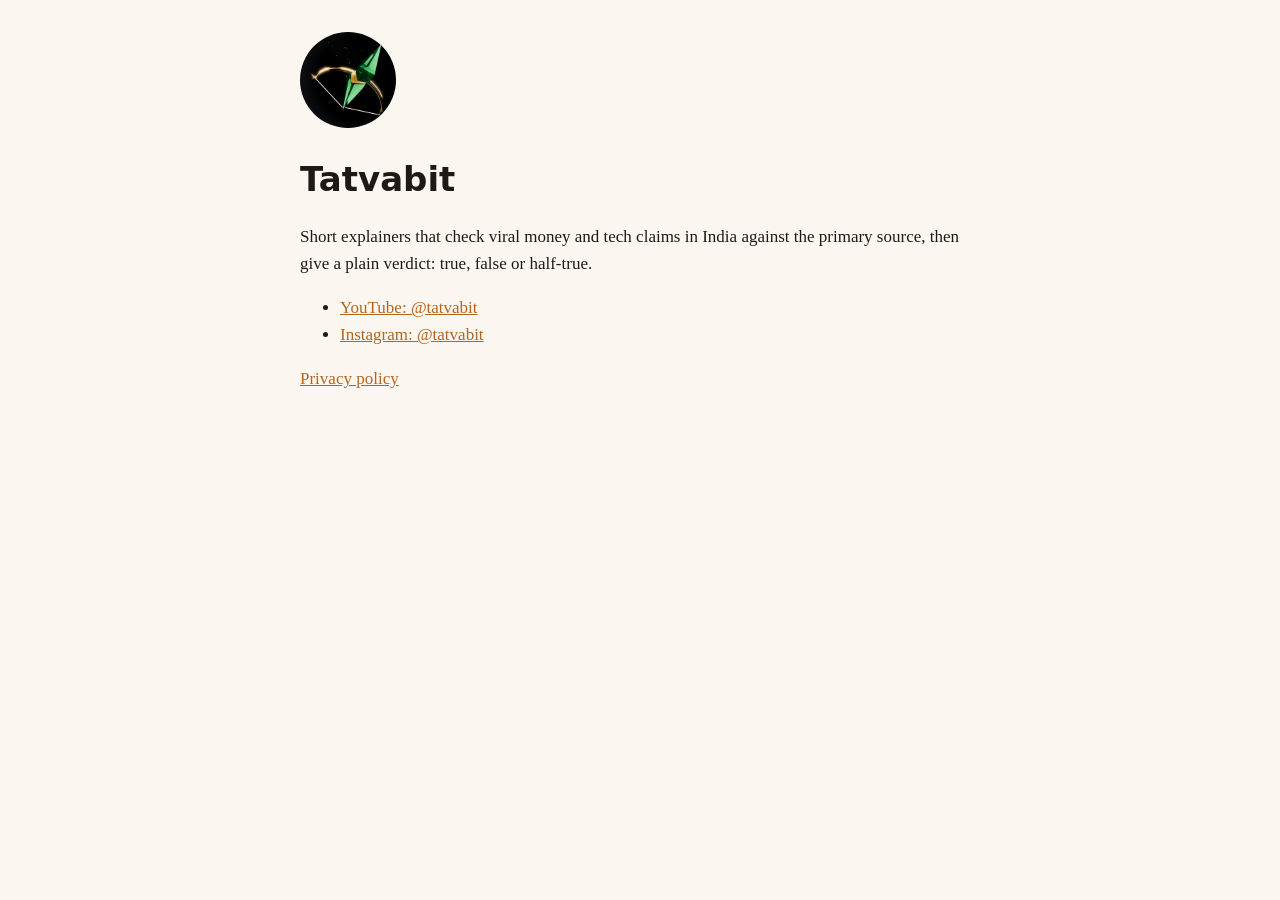
<file: index.html>
<!doctype html><html lang="en"><head><meta charset="utf-8"><meta name="viewport" content="width=device-width,initial-scale=1">
<title>Tatvabit</title><link rel="stylesheet" href="style.css"></head><body><main>
<img src="logo.png" width="96" height="96" alt="Tatvabit logo">
<h1>Tatvabit</h1>
<p>Short explainers that check viral money and tech claims in India against the primary source, then give a plain verdict: true, false or half-true.</p>
<ul><li><a href="https://www.youtube.com/@tatvabit">YouTube: @tatvabit</a></li>
<li><a href="https://www.instagram.com/tatvabit/">Instagram: @tatvabit</a></li></ul>
<p><a href="privacy.html">Privacy policy</a></p>
</main></body></html>
</file>
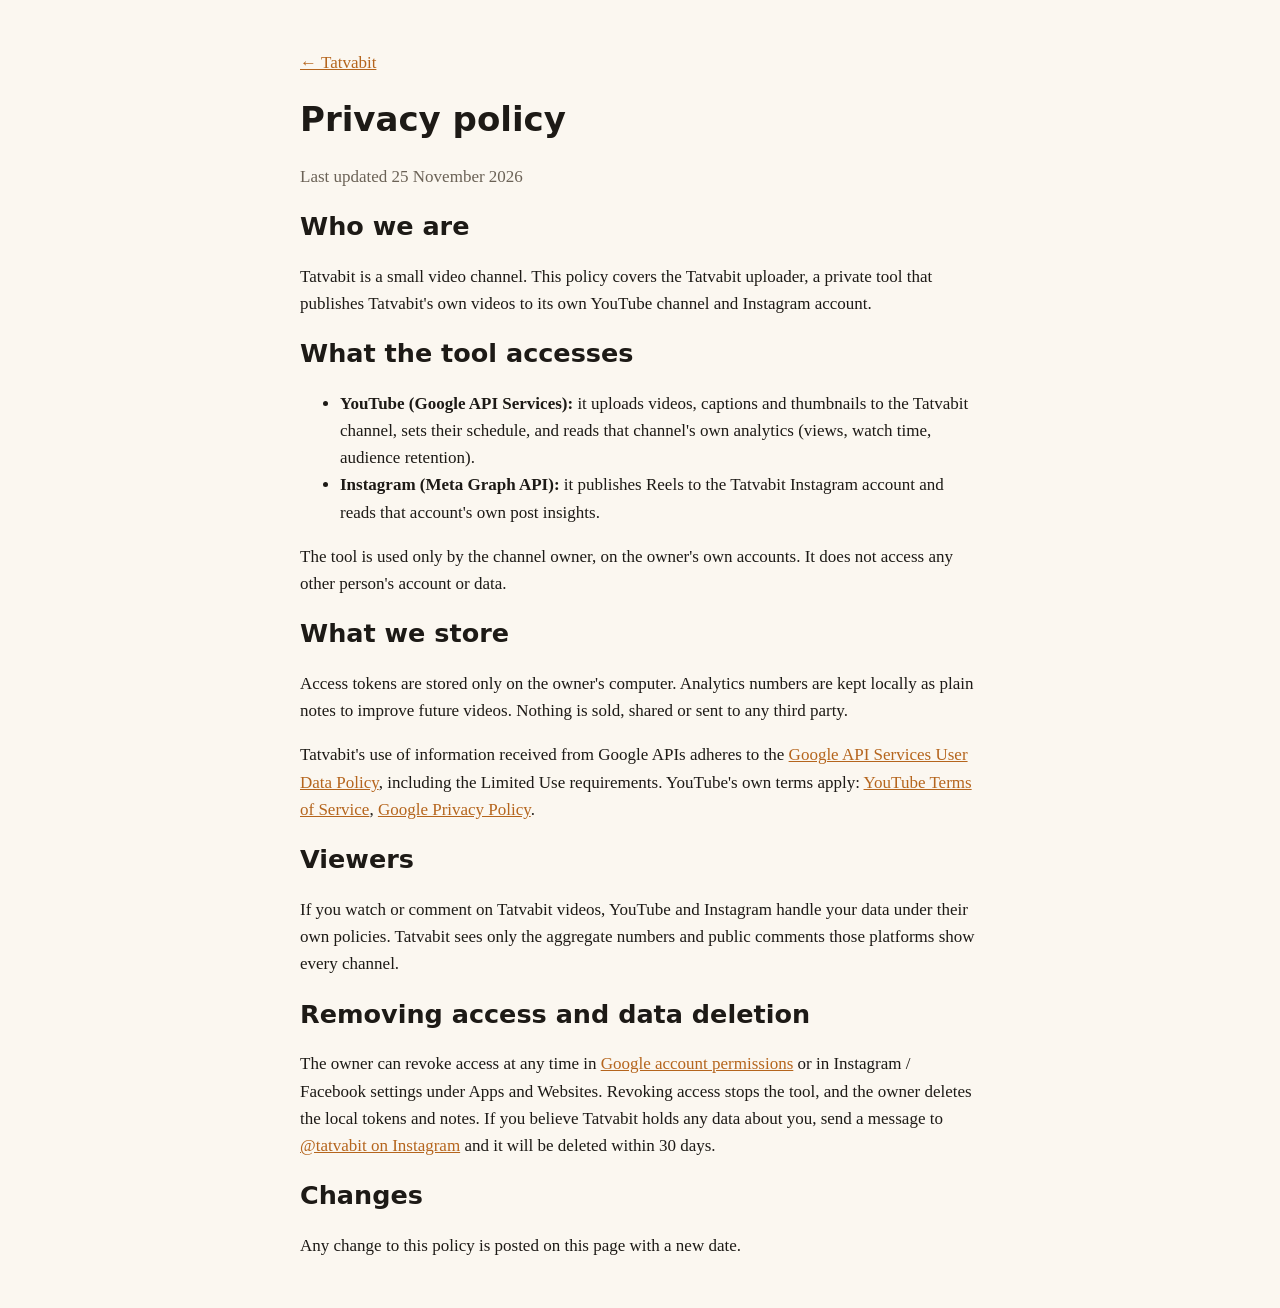
<file: privacy.html>
<!doctype html><html lang="en"><head><meta charset="utf-8"><meta name="viewport" content="width=device-width,initial-scale=1">
<title>Tatvabit Privacy</title><link rel="stylesheet" href="style.css"></head><body><main>
<p><a href="index.html">&larr; Tatvabit</a></p>
<h1>Privacy policy</h1>
<p class="mute">Last updated 25 November 2026</p>
<h2>Who we are</h2>
<p>Tatvabit is a small video channel. This policy covers the Tatvabit uploader, a private tool that publishes Tatvabit's own videos to its own YouTube channel and Instagram account.</p>
<h2>What the tool accesses</h2>
<ul>
<li><b>YouTube (Google API Services):</b> it uploads videos, captions and thumbnails to the Tatvabit channel, sets their schedule, and reads that channel's own analytics (views, watch time, audience retention).</li>
<li><b>Instagram (Meta Graph API):</b> it publishes Reels to the Tatvabit Instagram account and reads that account's own post insights.</li>
</ul>
<p>The tool is used only by the channel owner, on the owner's own accounts. It does not access any other person's account or data.</p>
<h2>What we store</h2>
<p>Access tokens are stored only on the owner's computer. Analytics numbers are kept locally as plain notes to improve future videos. Nothing is sold, shared or sent to any third party.</p>
<p>Tatvabit's use of information received from Google APIs adheres to the <a href="https://developers.google.com/terms/api-services-user-data-policy">Google API Services User Data Policy</a>, including the Limited Use requirements. YouTube's own terms apply: <a href="https://www.youtube.com/t/terms">YouTube Terms of Service</a>, <a href="https://policies.google.com/privacy">Google Privacy Policy</a>.</p>
<h2>Viewers</h2>
<p>If you watch or comment on Tatvabit videos, YouTube and Instagram handle your data under their own policies. Tatvabit sees only the aggregate numbers and public comments those platforms show every channel.</p>
<h2>Removing access and data deletion</h2>
<p>The owner can revoke access at any time in <a href="https://myaccount.google.com/permissions">Google account permissions</a> or in Instagram / Facebook settings under Apps and Websites. Revoking access stops the tool, and the owner deletes the local tokens and notes. If you believe Tatvabit holds any data about you, send a message to <a href="https://www.instagram.com/tatvabit/">@tatvabit on Instagram</a> and it will be deleted within 30 days.</p>
<h2>Changes</h2>
<p>Any change to this policy is posted on this page with a new date.</p>
</main></body></html>
</file>
<file: style.css>
:root{--bg:#fbf7f0;--fg:#1d1a16;--mute:#6b6256;--acc:#b5651d}
@media (prefers-color-scheme:dark){:root{--bg:#16130f;--fg:#efe7da;--mute:#a69b8b;--acc:#e09a52}}
body{background:var(--bg);color:var(--fg);font:17px/1.6 Georgia,serif;margin:0;padding:32px 16px}
main{max-width:680px;margin:auto}h1,h2{font-family:system-ui,sans-serif;line-height:1.2}
a{color:var(--acc)}small,.mute{color:var(--mute)}img{border-radius:50%}
</file>
